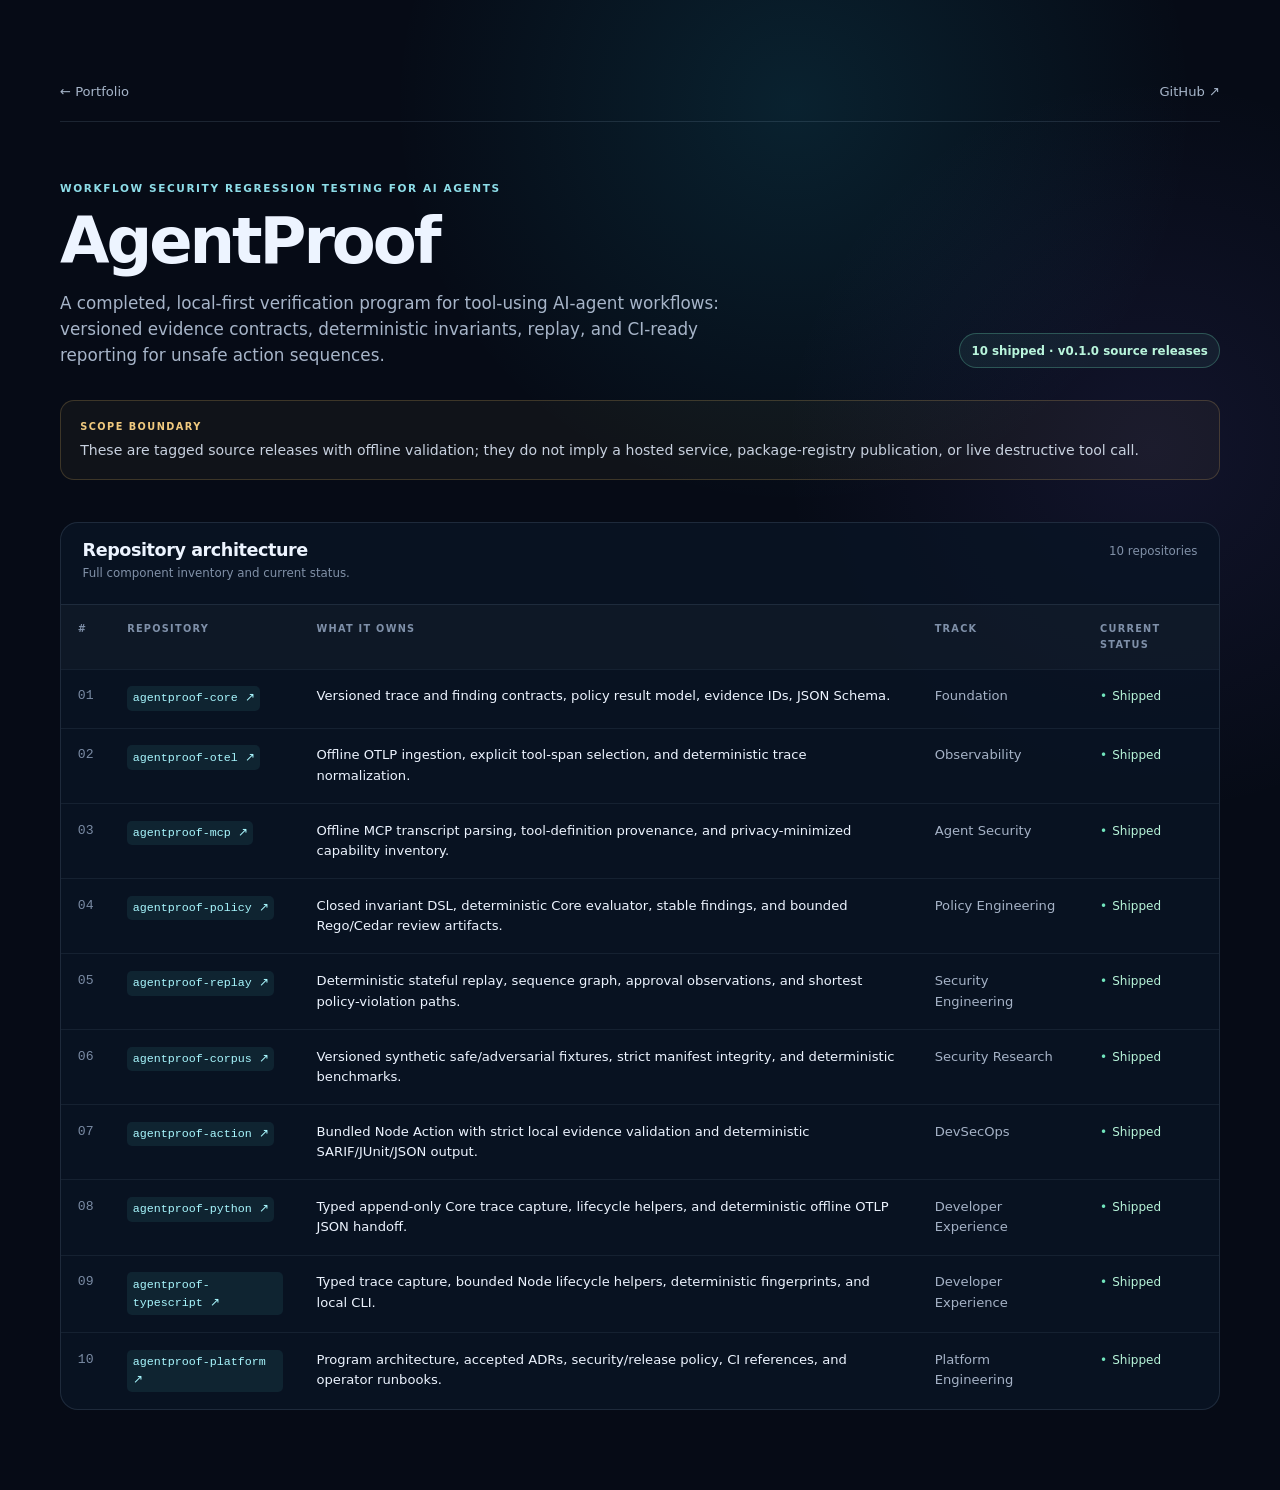
<file: docs/projects/agentproof.html>
<!doctype html><html lang="en"><head><meta charset="utf-8"><meta name="viewport" content="width=device-width,initial-scale=1"><title>AgentProof — Systems Portfolio</title><link rel="stylesheet" href="../styles.css"></head><body data-view="detail" data-project="agentproof"><main class="shell detail-main" data-project-detail></main><script src="../data.js"></script><script type="module" src="../app.js"></script></body></html>
</file>
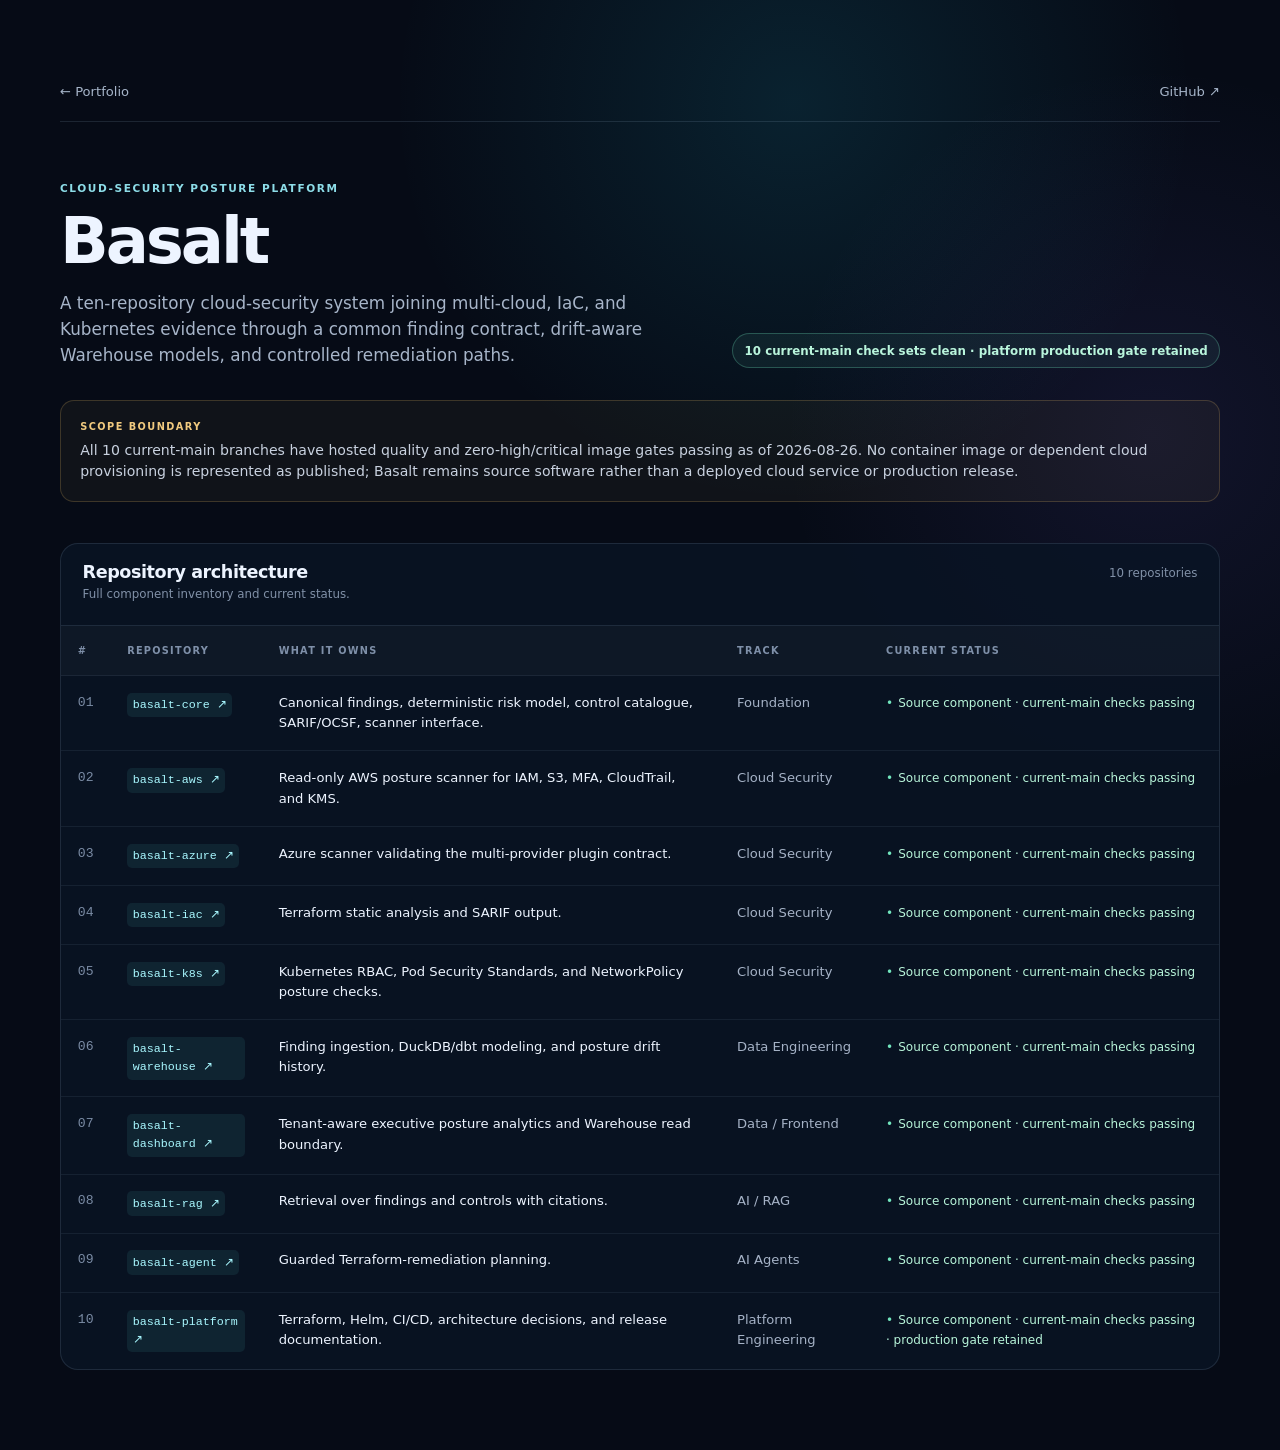
<file: docs/projects/basalt.html>
<!doctype html><html lang="en"><head><meta charset="utf-8"><meta name="viewport" content="width=device-width,initial-scale=1"><title>Basalt — Systems Portfolio</title><link rel="stylesheet" href="../styles.css"></head><body data-view="detail" data-project="basalt"><main class="shell detail-main" data-project-detail></main><script src="../data.js"></script><script type="module" src="../app.js"></script></body></html>
</file>
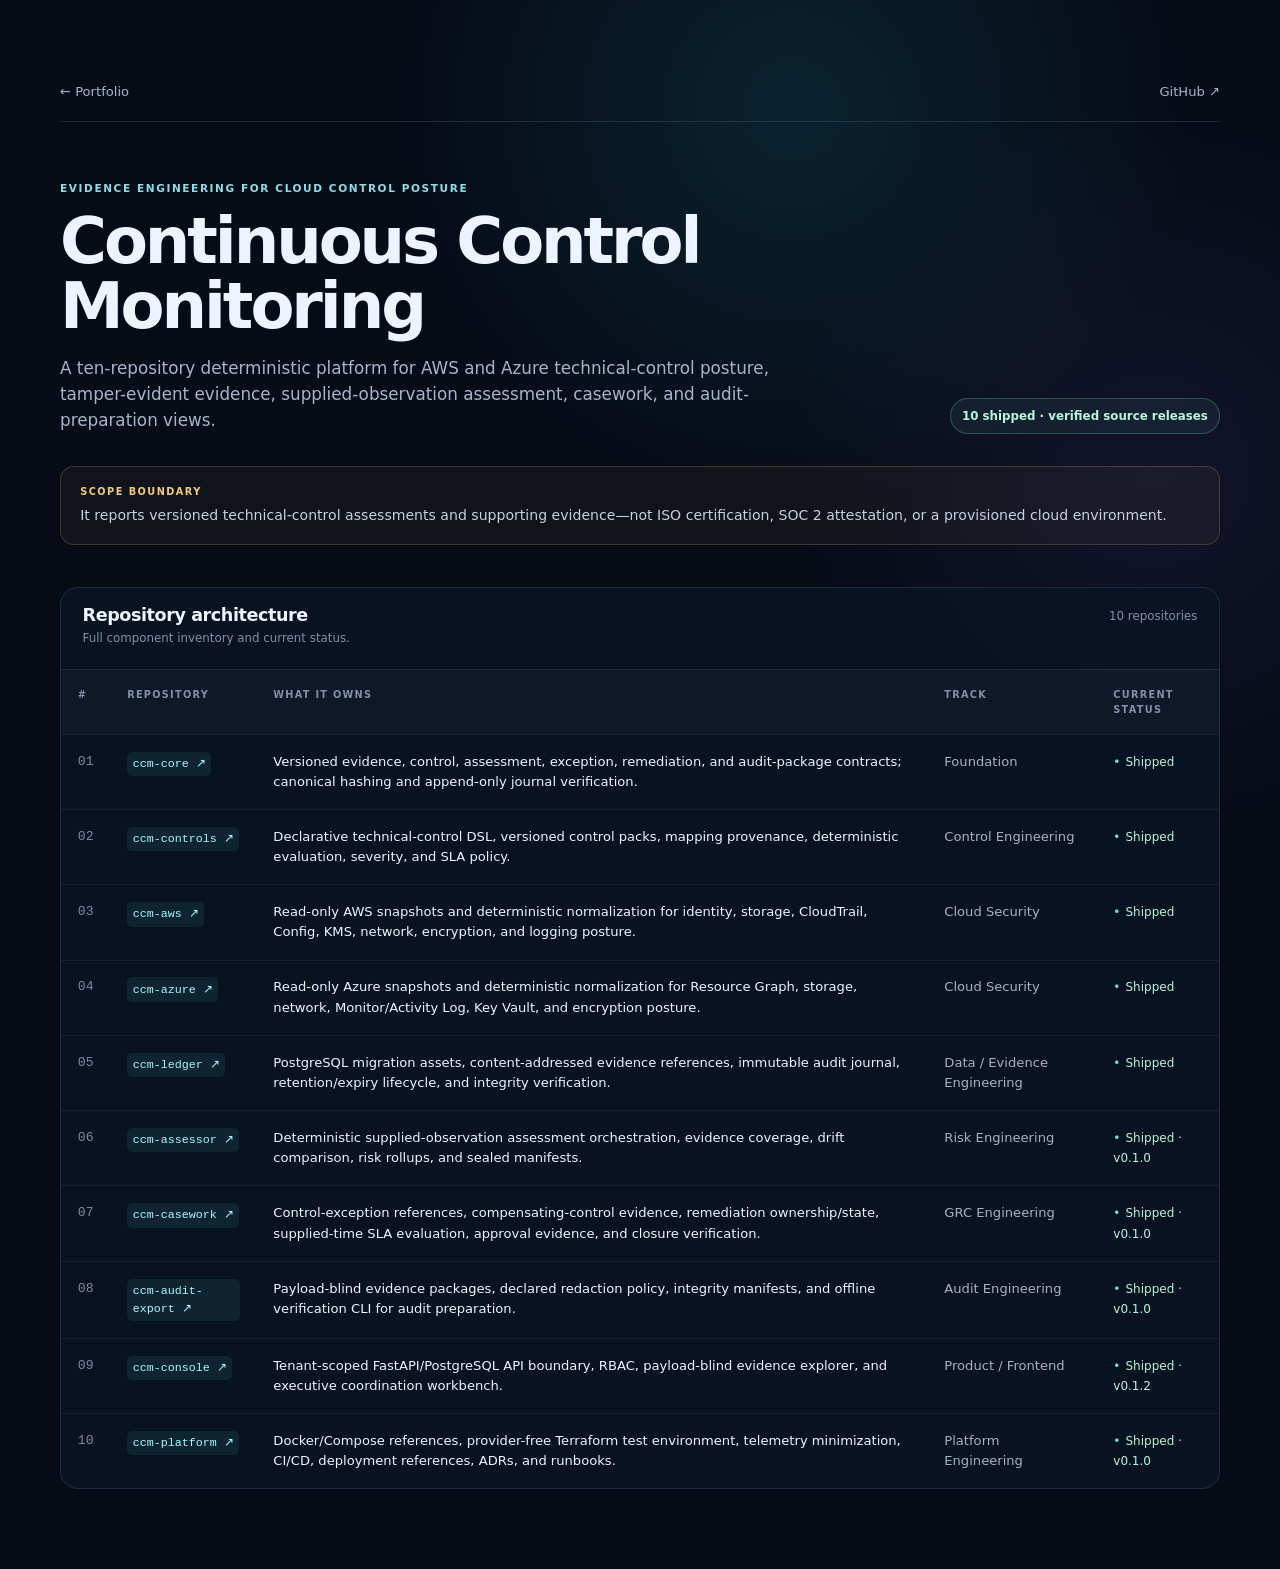
<file: docs/projects/ccm.html>
<!doctype html><html lang="en"><head><meta charset="utf-8"><meta name="viewport" content="width=device-width,initial-scale=1"><title>Continuous Control Monitoring — Systems Portfolio</title><link rel="stylesheet" href="../styles.css"></head><body data-view="detail" data-project="ccm"><main class="shell detail-main" data-project-detail></main><script src="../data.js"></script><script type="module" src="../app.js"></script></body></html>
</file>
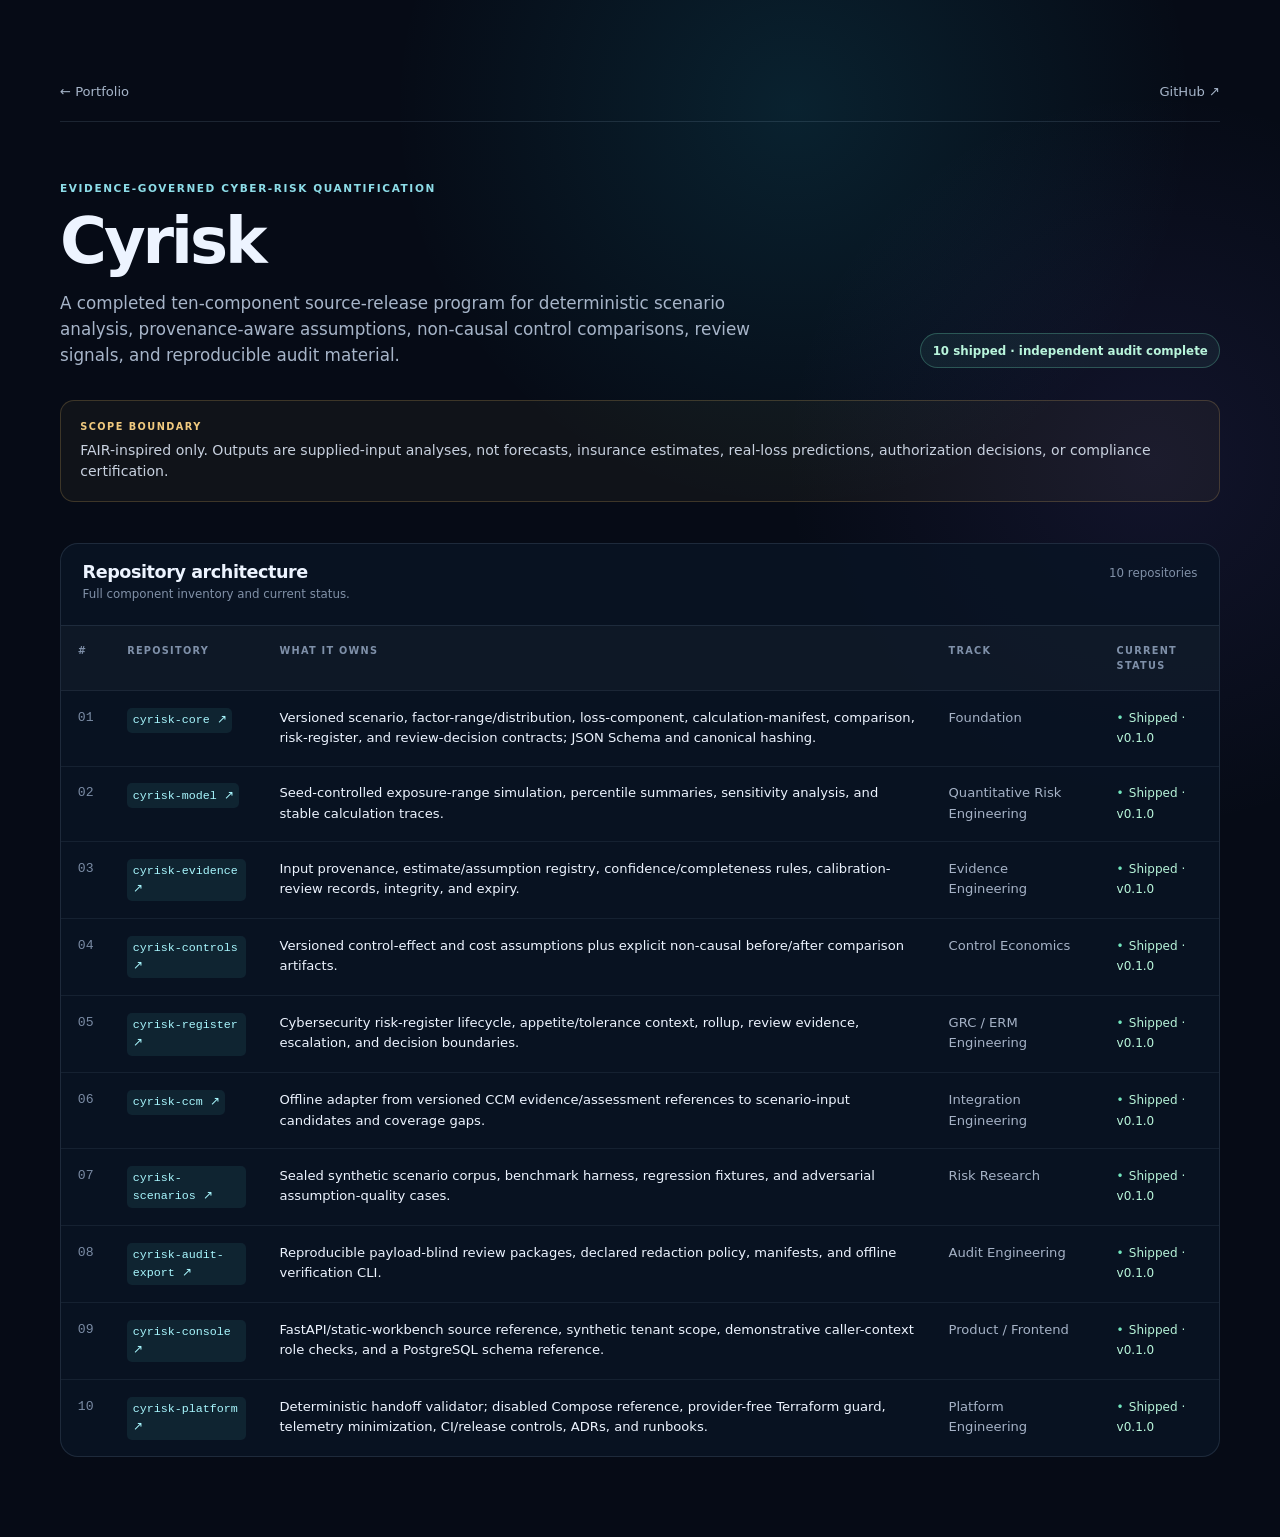
<file: docs/projects/cyrisk.html>
<!doctype html><html lang="en"><head><meta charset="utf-8"><meta name="viewport" content="width=device-width,initial-scale=1"><title>Cyrisk — Systems Portfolio</title><link rel="stylesheet" href="../styles.css"></head><body data-view="detail" data-project="cyrisk"><main class="shell detail-main" data-project-detail></main><script src="../data.js"></script><script type="module" src="../app.js"></script></body></html>
</file>
<file: docs/styles.css>
:root { color-scheme: dark; --bg:#060b16; --panel:#091525; --ink:#edf4ff; --muted:#91a0b7; --line:rgba(180,205,235,.13); --signal:#6ce9f3; --success:#71e5bd; --radius:18px; }
* { box-sizing:border-box; }
html { scroll-behavior:smooth; }
body { margin:0; background:radial-gradient(circle at 62% 7%,rgba(33,198,230,.12),transparent 25rem),radial-gradient(circle at 90% 30%,rgba(123,97,230,.1),transparent 23rem),var(--bg); color:var(--ink); font:16px/1.55 Inter,ui-sans-serif,system-ui,-apple-system,BlinkMacSystemFont,"Segoe UI",sans-serif; }
a { color:inherit; }
.shell { width:min(1160px,calc(100% - 40px)); margin-inline:auto; }
.skip-link { position:absolute; left:-999px; top:10px; z-index:10; background:#fff; color:#07101d; padding:.5rem .75rem; border-radius:8px; }
.skip-link:focus { left:10px; }
.site-header { min-height:78px; display:flex; align-items:center; justify-content:space-between; }
.brand { display:flex; align-items:center; gap:.7rem; text-decoration:none; }
.brand-mark { width:34px; height:34px; display:grid; place-items:center; border:1px solid rgba(108,233,243,.3); border-radius:10px; color:var(--signal); background:rgba(108,233,243,.08); box-shadow:0 0 25px rgba(108,233,243,.12); }
.brand strong,.brand small { display:block; line-height:1.15; }.brand strong{font-size:.86rem}.brand small{margin-top:.18rem;color:#718098;font-size:.62rem;text-transform:uppercase;letter-spacing:.16em}
.github-link { border:1px solid var(--line); border-radius:9px; padding:.48rem .7rem; color:#c9d6e8; font-size:.76rem; text-decoration:none; transition:.18s ease; }.github-link:hover{border-color:rgba(108,233,243,.5);color:#fff;background:rgba(108,233,243,.06)}
.hero { display:grid; grid-template-columns:1.02fr .98fr; align-items:center; gap:3rem; padding:4.8rem 0 5.7rem; min-height:450px; }.eyebrow { margin:0; color:#8ddde8; text-transform:uppercase; font-size:.66rem; font-weight:750; letter-spacing:.15em; }.eyebrow span { display:inline-block;width:6px;height:6px;margin-right:7px;border-radius:999px;background:var(--signal);box-shadow:0 0 12px var(--signal); }
h1,h2,h3 { margin:0; letter-spacing:-.048em; line-height:1.02; } h1{margin-top:1rem;font-size:clamp(2.7rem,5vw,4.6rem);max-width:650px} h2{font-size:clamp(2rem,3vw,3rem)}
.lede { max-width:590px;margin:1.4rem 0 0;color:#a4b1c7;font-size:1.05rem;line-height:1.7; }.hero-meta{display:flex;flex-wrap:wrap;gap:.55rem;margin-top:1.7rem}.hero-meta span{border:1px solid var(--line);background:rgba(255,255,255,.025);border-radius:8px;padding:.4rem .58rem;color:#b8c6d9;font-size:.72rem}
.thread-stage { position:relative; height:310px; overflow:hidden; border:1px solid var(--line); border-radius:25px; background:radial-gradient(circle at 51% 42%,rgba(108,233,243,.09),transparent 36%),rgba(7,17,31,.73); box-shadow:0 25px 80px rgba(0,0,0,.28); }.thread-stage canvas{width:100%;height:100%;display:block;position:relative;z-index:1}.thread-fallback{position:absolute;inset:0;z-index:0;background:radial-gradient(circle at 50% 50%,rgba(108,233,243,.12),transparent 35%)}.thread-fallback i{position:absolute;width:7px;height:7px;border-radius:50%;background:#bffbff;box-shadow:0 0 12px #6ce9f3}.thread-fallback i:nth-child(1){left:25%;top:35%}.thread-fallback i:nth-child(2){left:45%;top:20%}.thread-fallback i:nth-child(3){left:63%;top:39%}.thread-fallback i:nth-child(4){left:34%;top:64%}.thread-fallback i:nth-child(5){left:56%;top:67%}.thread-fallback i:nth-child(6){left:76%;top:54%}.thread-caption{position:absolute;z-index:2;left:22px;bottom:18px;display:grid;gap:.16rem}.thread-caption span{font-size:.59rem;font-weight:800;letter-spacing:.17em;color:#88dce7}.thread-caption strong{font-size:.83rem;font-weight:600}
.programs { border-top:1px solid var(--line); padding:4.5rem 0 5.5rem; }.section-heading{display:flex;justify-content:space-between;gap:2rem;align-items:end;margin-bottom:2.1rem}.section-heading p:last-child{max-width:340px;margin:0;color:#8291aa;font-size:.87rem}.program-grid{display:grid;grid-template-columns:repeat(2,minmax(0,1fr));gap:15px}.program-card{position:relative;display:flex;flex-direction:column;min-height:280px;overflow:hidden;border:1px solid var(--line);border-radius:var(--radius);padding:1.55rem;background:linear-gradient(145deg,rgba(14,29,49,.88),rgba(7,18,33,.78));text-decoration:none;transition:transform .22s ease,border-color .22s ease,background .22s ease}.program-card:hover{transform:translateY(-4px);border-color:rgba(178,218,244,.3);background:linear-gradient(145deg,rgba(17,36,59,.95),rgba(8,23,42,.93))}.program-card:focus-visible,.details-link:focus-visible{outline:2px solid var(--signal);outline-offset:4px}.program-card::before{content:"";height:1px;position:absolute;inset:0 0 auto;background:linear-gradient(90deg,var(--accent),transparent 70%)}.program-top{display:flex;align-items:start;justify-content:space-between;gap:1rem}.ordinal{font:700 .73rem ui-monospace,SFMono-Regular,Menlo,monospace;color:var(--accent)}.status{max-width:70%;border:1px solid rgba(255,255,255,.08);border-radius:999px;padding:.25rem .55rem;color:#bdcbe0;font-size:.58rem;font-weight:800;letter-spacing:.11em;text-transform:uppercase;text-align:right}.program-card .label{margin-top:2.8rem;color:#8191aa;font-size:.62rem;font-weight:750;letter-spacing:.13em;text-transform:uppercase}.program-card h3{margin-top:.45rem;font-size:1.6rem}.program-card .headline{margin:.72rem 0 0;font-size:.94rem;font-weight:650;color:#dce8f8}.program-card .summary{margin:.7rem 0 1.3rem;color:#93a2b9;font-size:.83rem;line-height:1.6}.details-link{display:inline-flex;align-items:center;gap:.45rem;margin-top:auto;color:#f2f7ff;font-weight:750;font-size:.8rem}.details-link::after{content:"→";transition:transform .2s ease}.program-card:hover .details-link::after{transform:translateX(4px)}
.site-footer{border-top:1px solid var(--line);padding:1.7rem 0 2.5rem;color:#718099;font-size:.73rem}
.detail-main { padding:4rem 0 5rem; }.detail-nav{display:flex;align-items:center;justify-content:space-between;padding:1.15rem 0;border-bottom:1px solid var(--line)}.detail-nav a{color:#a6b5c9;text-decoration:none;font-size:.82rem}.detail-hero{display:grid;grid-template-columns:1fr auto;gap:2rem;align-items:end;padding:3.6rem 0 2rem}.detail-hero h1{margin-top:.8rem;font-size:clamp(2.8rem,5vw,4.3rem)}.detail-hero .summary{max-width:720px;margin:1rem 0 0;color:#a7b5c9;font-size:1.05rem}.release-pill{border:1px solid rgba(113,229,189,.27);border-radius:999px;background:rgba(113,229,189,.07);padding:.46rem .7rem;color:#b9f5dc;font-size:.74rem;font-weight:700}.boundary{margin-bottom:2.6rem;border:1px solid rgba(240,196,105,.2);border-radius:14px;background:rgba(240,196,105,.045);padding:1.1rem 1.2rem;color:#c8d1df;font-size:.88rem}.boundary strong{display:block;margin-bottom:.35rem;color:#f1ca7f;font-size:.61rem;letter-spacing:.15em;text-transform:uppercase}.table-shell{overflow-x:auto;border:1px solid var(--line);border-radius:var(--radius);background:rgba(9,21,37,.8)}.table-heading{display:flex;justify-content:space-between;gap:1rem;padding:1.2rem 1.35rem;border-bottom:1px solid var(--line)}.table-heading h2{font-size:1.1rem;letter-spacing:-.025em}.table-heading span{color:#8191a8;font-size:.74rem}table{width:100%;min-width:850px;border-collapse:collapse;font-size:.82rem}thead{background:rgba(255,255,255,.025);color:#7f90a9;font-size:.61rem;letter-spacing:.13em;text-transform:uppercase}th,td{padding:1.05rem;text-align:left;border-bottom:1px solid rgba(180,205,235,.08);vertical-align:top}tbody tr:last-child td{border-bottom:0}tbody tr:hover{background:rgba(255,255,255,.022)}td:first-child{color:#7b8ca5;font-family:ui-monospace,SFMono-Regular,Menlo,monospace}td a{display:inline-block;border-radius:5px;background:rgba(108,233,243,.08);padding:.2rem .35rem;color:#a9f8ff;font-family:ui-monospace,SFMono-Regular,Menlo,monospace;font-size:.73rem;text-decoration:none}.track{color:#a5b2c6}.repo-status{color:#b8f5da;font-size:.75rem}.repo-status::before{content:"•";margin-right:.32rem;color:#71e5bd}.mobile-hint{display:none;color:#7e8ea7;font-size:.72rem;padding:.7rem 1.2rem 0}
@media (max-width:760px){.shell{width:min(100% - 28px,1160px)}.hero{grid-template-columns:1fr;padding:3rem 0 4rem;gap:2rem}.thread-stage{height:230px}.section-heading,.detail-hero{display:block}.section-heading p:last-child{margin-top:1rem}.program-grid{grid-template-columns:1fr}.program-card{min-height:250px}.detail-main{padding-top:2.2rem}.detail-hero .release-pill{display:inline-flex;margin-top:1.2rem}.mobile-hint{display:block}.detail-nav{padding:.9rem 0}.site-header{min-height:68px}}
@media (prefers-reduced-motion:reduce){*{scroll-behavior:auto!important;transition:none!important;animation:none!important}}
</file>
